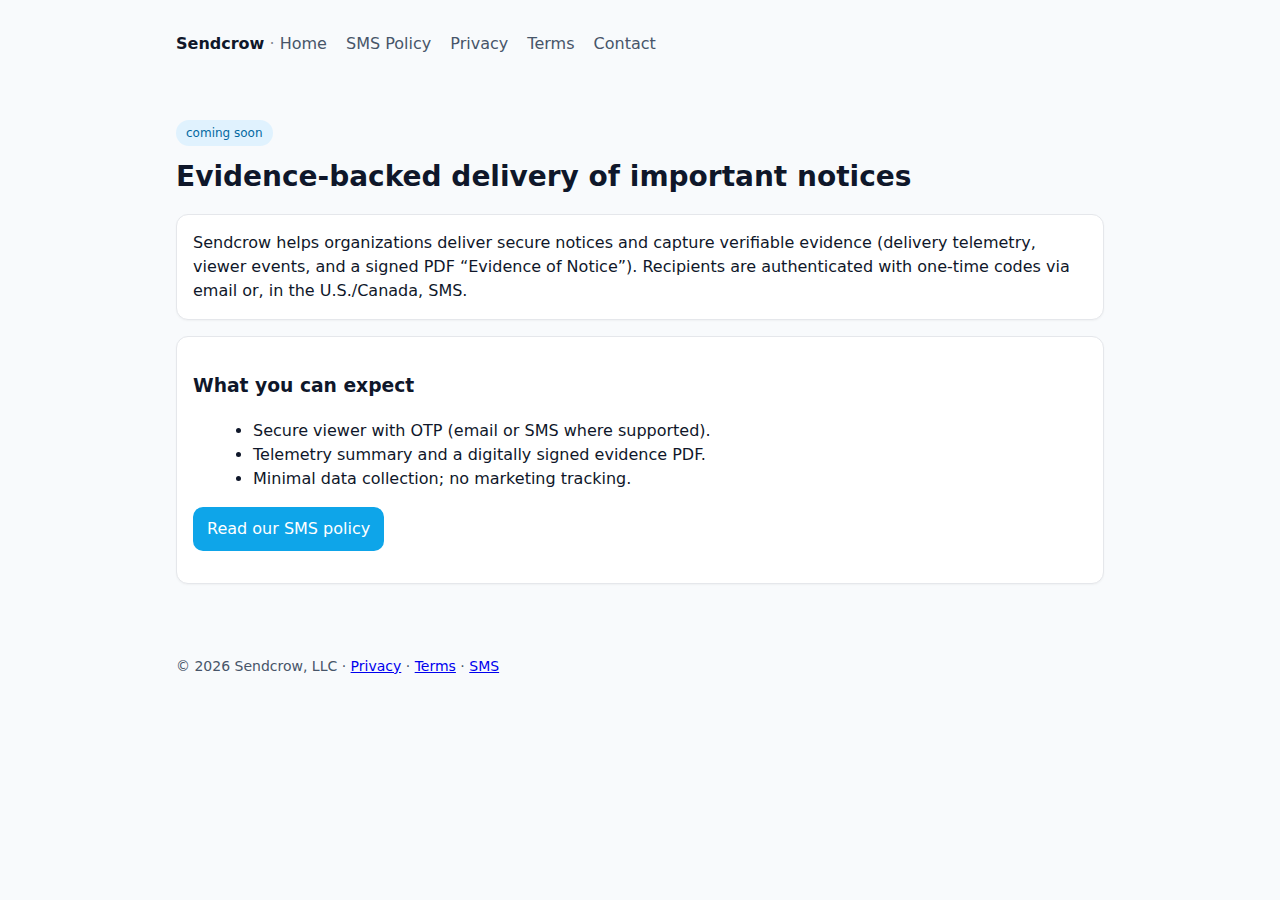
<file: index.html>
<!doctype html>
<html lang="en">
<head>
  <meta charset="utf-8" />
  <meta name="viewport" content="width=device-width,initial-scale=1" />
  <title>Sendcrow — Secure Notice Delivery</title>
  <meta name="description" content="Sendcrow helps you send time-stamped, evidence-backed notices by email and optional SMS OTP.">
  <link rel="icon" href="data:,">
  <style>
    :root{--fg:#0f172a;--muted:#475569;--bg:#f8fafc;--brand:#0ea5e9;}
    *{box-sizing:border-box} body{margin:0;font:16px/1.5 system-ui,-apple-system,Segoe UI,Roboto,Helvetica,Arial,sans-serif;color:var(--fg);background:var(--bg)}
    header{max-width:960px;margin:32px auto 0;padding:0 16px}
    nav a{margin-right:14px;color:var(--muted);text-decoration:none} nav a:hover{color:var(--fg)}
    .hero{max-width:960px;margin:40px auto;padding:24px 16px}
    h1{font-size:28px;margin:0 0 8px} .tag{display:inline-block;background:#e0f2fe;color:#0369a1;border-radius:999px;padding:4px 10px;font-size:12px;margin-bottom:10px}
    .card{background:#fff;border:1px solid #e5e7eb;border-radius:12px;padding:16px;margin-top:16px;box-shadow:0 1px 2px rgba(0,0,0,.04)}
    footer{max-width:960px;margin:48px auto 24px;padding:0 16px;color:var(--muted);font-size:14px}
    a.btn{display:inline-block;background:var(--brand);color:#fff;border-radius:10px;padding:10px 14px;text-decoration:none}
    ul{margin:8px 0 0 20px}
  </style>
</head>
<body>
  <header>
    <nav>
      <strong>Sendcrow</strong>
      <span style="opacity:.5">·</span>
      <a href="index.html">Home</a>
      <a href="sms-policy.html">SMS Policy</a>
      <a href="privacy.html">Privacy</a>
      <a href="terms.html">Terms</a>
      <a href="contact.html">Contact</a>
    </nav>
  </header>

  <main class="hero">
    <span class="tag">coming soon</span>
    <h1>Evidence-backed delivery of important notices</h1>
    <p class="card">
      Sendcrow helps organizations deliver secure notices and capture verifiable evidence
      (delivery telemetry, viewer events, and a signed PDF “Evidence of Notice”). Recipients
      are authenticated with one-time codes via email or, in the U.S./Canada, SMS.
    </p>

    <div class="card">
      <h3>What you can expect</h3>
      <ul>
        <li>Secure viewer with OTP (email or SMS where supported).</li>
        <li>Telemetry summary and a digitally signed evidence PDF.</li>
        <li>Minimal data collection; no marketing tracking.</li>
      </ul>
      <p><a class="btn" href="sms-policy.html">Read our SMS policy</a></p>
    </div>
  </main>

  <footer>
    © <span id="y"></span> Sendcrow, LLC · <a href="privacy.html">Privacy</a> · <a href="terms.html">Terms</a> · <a href="sms-policy.html">SMS</a>
    <script>document.getElementById('y').textContent=new Date().getFullYear()</script>
  </footer>
</body>
</html>
</file>
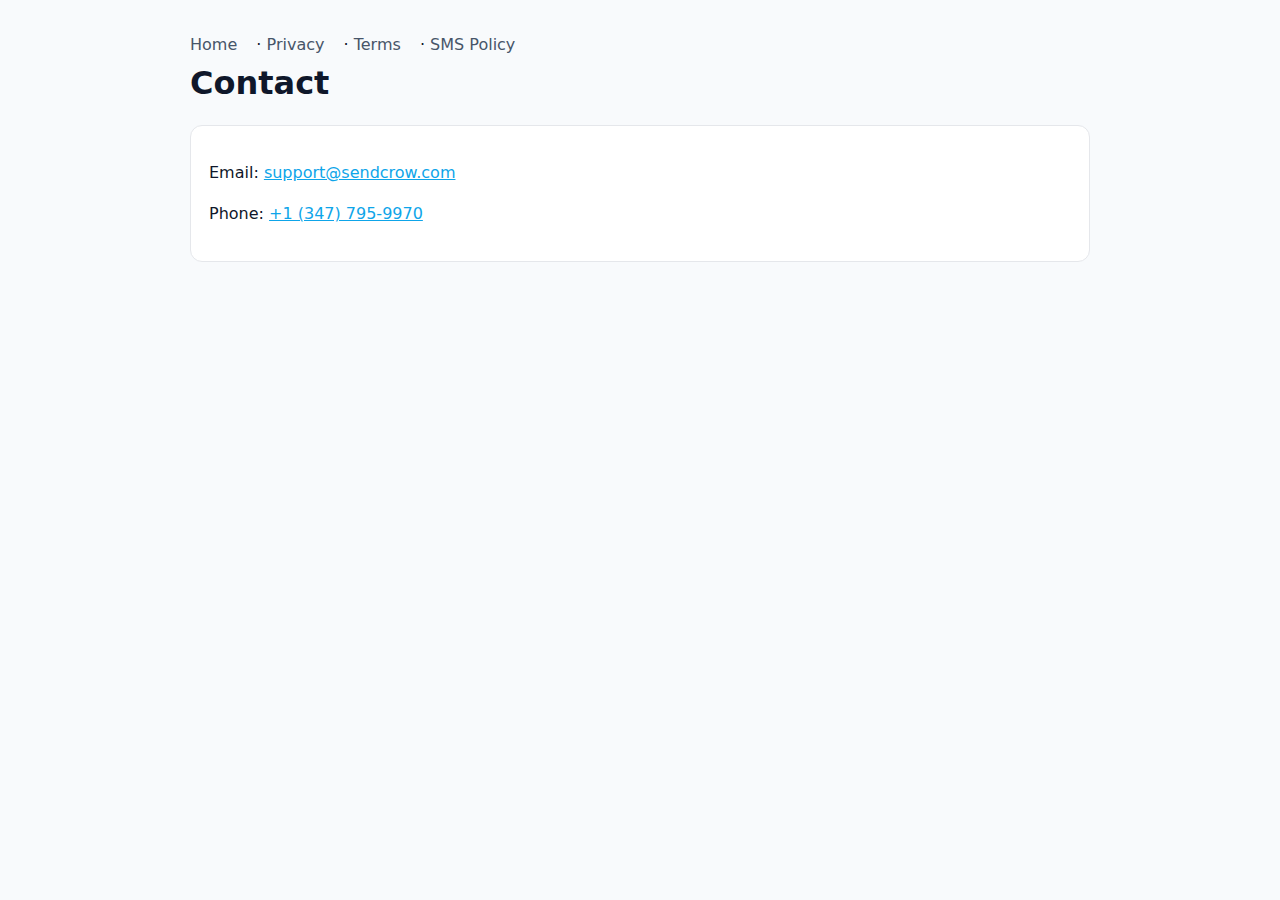
<file: contact.html>
<!doctype html>
<html lang="en">
<head>
<meta charset="utf-8"><meta name="viewport" content="width=device-width,initial-scale=1">
<title>Contact — Sendcrow</title>
<link rel="icon" href="data:,">
<style>
 body{margin:0;font:16px/1.6 system-ui,-apple-system,Segoe UI,Roboto,Helvetica,Arial,sans-serif;background:#f8fafc;color:#0f172a}
 main{max-width:900px;margin:32px auto;padding:0 16px}
 h1{margin:0 0 8px} a{color:#0ea5e9}
 .card{background:#fff;border:1px solid #e5e7eb;border-radius:12px;padding:18px;margin-top:16px}
 nav a{margin-right:14px;color:#475569;text-decoration:none} nav a:hover{color:#0f172a}
</style>
</head>
<body>
<main>
  <nav><a href="index.html">Home</a> · <a href="privacy.html">Privacy</a> · <a href="terms.html">Terms</a> · <a href="sms-policy.html">SMS Policy</a></nav>
  <h1>Contact</h1>
  <div class="card">
    <p>Email: <a href="mailto:support@sendcrow.com">support@sendcrow.com</a></p>
    <p>Phone: <a href="tel:+13477959970">+1 (347) 795-9970</a></p>
    <!-- <p>Mailing address: <em>Registered Agent / Business Address</em></p> -->
  </div>
</main>
</body>
</html>
</file>
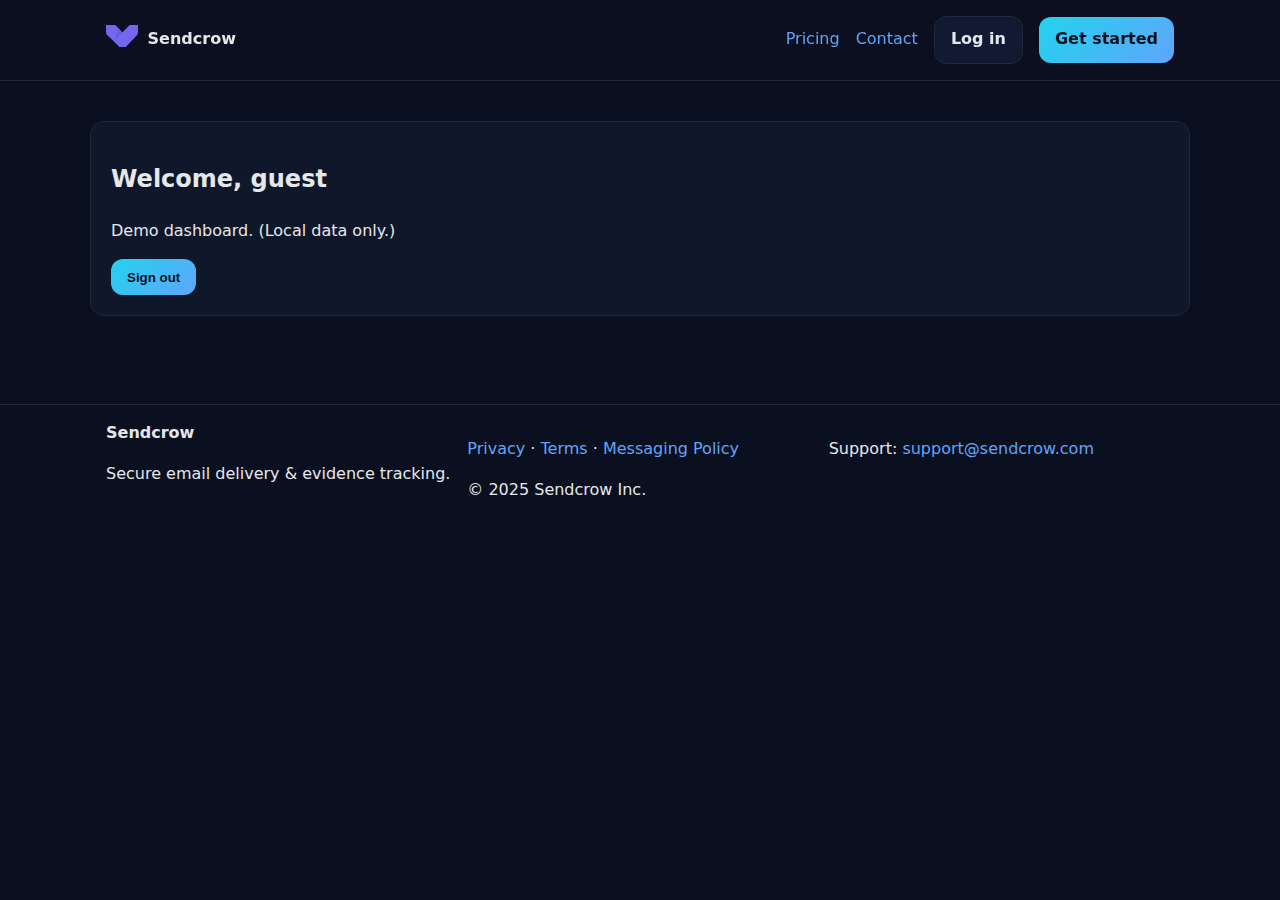
<file: dashboard.html>
<!doctype html><html lang="en"><head>
<meta charset="utf-8"/><meta name="viewport" content="width=device-width, initial-scale=1"/>
<title>Dashboard · Sendcrow</title>
<link rel="stylesheet" href="styles.css"/></head><body>

<nav>
  <div class="container row">
    <div class="brand">
      <span style="color: #7367f0;" class="app-brand-logo demo">
  <span class="text-primary">
    <svg width="32" height="22" viewBox="0 0 32 22" fill="none" xmlns="http://www.w3.org/2000/svg">
      <path fill-rule="evenodd" clip-rule="evenodd" d="M0.00172773 0V6.85398C0.00172773 6.85398 -0.133178 9.01207 1.98092 10.8388L13.6912 21.9964L19.7809 21.9181L18.8042 9.88248L16.4951 7.17289L9.23799 0H0.00172773Z" fill="currentColor"></path>
      <path opacity="0.06" fill-rule="evenodd" clip-rule="evenodd" d="M7.69824 16.4364L12.5199 3.23696L16.5541 7.25596L7.69824 16.4364Z" fill="#161616"></path>
      <path opacity="0.06" fill-rule="evenodd" clip-rule="evenodd" d="M8.07751 15.9175L13.9419 4.63989L16.5849 7.28475L8.07751 15.9175Z" fill="#161616"></path>
      <path fill-rule="evenodd" clip-rule="evenodd" d="M7.77295 16.3566L23.6563 0H32V6.88383C32 6.88383 31.8262 9.17836 30.6591 10.4057L19.7824 22H13.6938L7.77295 16.3566Z" fill="currentColor"></path>
    </svg>
  </span>
</span>
      <a href="index.html" style="color:#e5e7eb;text-decoration:none">Sendcrow</a></div>
    <ul>
      <li><a href="pricing.html">Pricing</a></li>
      <!-- <li><a href="sms.html">SMS Opt-In</a></li> -->
      <li><a href="contact.html">Contact</a></li>
      <li><a href="login.html" class="btn secondary">Log in</a></li>
      <li><a href="signup.html" class="btn">Get started</a></li>
    </ul>
  </div>
</nav>

<section class="container section">
  <div class="card">
    <h2>Welcome, <span id="whoami">guest</span></h2>
    <p class="small muted">Demo dashboard. (Local data only.)</p>
    <button class="btn" id="signout">Sign out</button>
  </div>
</section>

<footer>
  <div class="container">
    <div class="grid cols-3">
      <div>
        <div class="brand"><div class="logo"></div> <strong>Sendcrow</strong></div>
        <p class="small muted">Secure email delivery &amp; evidence tracking.</p>
      </div>
      <div>
        <p><a href="privacy.html">Privacy</a> · <a href="terms.html">Terms</a> · <a href="messaging.html">Messaging Policy</a></p>
        <p class="small muted">© 2025 Sendcrow Inc.</p>
      </div>
      <div>
        <p class="small muted">Support: <a href="mailto:support@sendcrow.com">support@sendcrow.com</a></p>
      </div>
    </div>
  </div>
</footer>

<script src="app.js"></script></body></html>
</file>
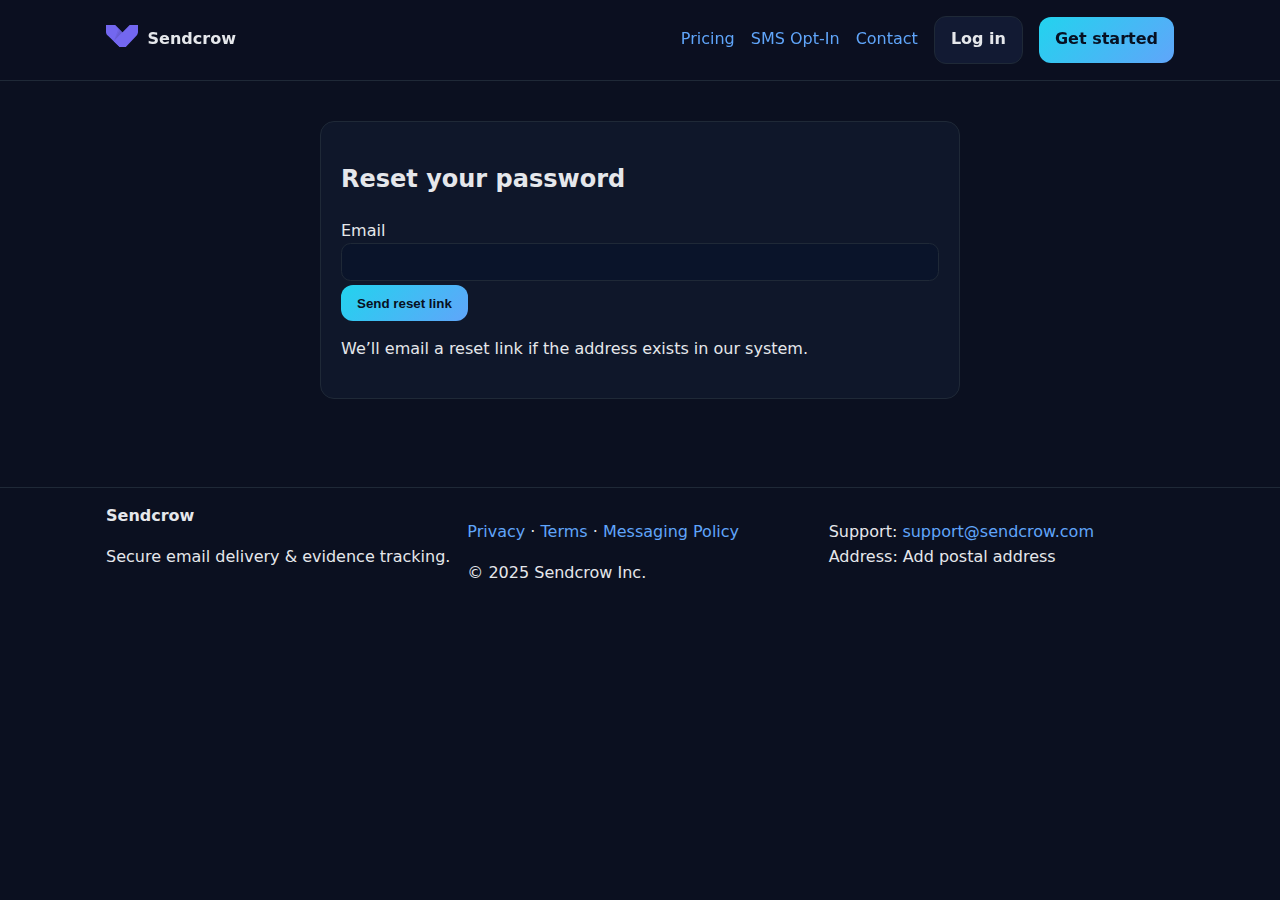
<file: forgot.html>
<!doctype html><html lang="en"><head>
<meta charset="utf-8"/><meta name="viewport" content="width=device-width, initial-scale=1"/>
<title>Forgot password · Sendcrow</title>
<link rel="stylesheet" href="styles.css"/></head><body>

<nav>
  <div class="container row">
    <div class="brand">
      <span style="color: #7367f0;" class="app-brand-logo demo">
  <span class="text-primary">
    <svg width="32" height="22" viewBox="0 0 32 22" fill="none" xmlns="http://www.w3.org/2000/svg">
      <path fill-rule="evenodd" clip-rule="evenodd" d="M0.00172773 0V6.85398C0.00172773 6.85398 -0.133178 9.01207 1.98092 10.8388L13.6912 21.9964L19.7809 21.9181L18.8042 9.88248L16.4951 7.17289L9.23799 0H0.00172773Z" fill="currentColor"></path>
      <path opacity="0.06" fill-rule="evenodd" clip-rule="evenodd" d="M7.69824 16.4364L12.5199 3.23696L16.5541 7.25596L7.69824 16.4364Z" fill="#161616"></path>
      <path opacity="0.06" fill-rule="evenodd" clip-rule="evenodd" d="M8.07751 15.9175L13.9419 4.63989L16.5849 7.28475L8.07751 15.9175Z" fill="#161616"></path>
      <path fill-rule="evenodd" clip-rule="evenodd" d="M7.77295 16.3566L23.6563 0H32V6.88383C32 6.88383 31.8262 9.17836 30.6591 10.4057L19.7824 22H13.6938L7.77295 16.3566Z" fill="currentColor"></path>
    </svg>
  </span>
</span>
      <a href="index.html" style="color:#e5e7eb;text-decoration:none">Sendcrow</a></div>
    <ul>
      <li><a href="pricing.html">Pricing</a></li>
      <li><a href="sms.html">SMS Opt-In</a></li>
      <li><a href="contact.html">Contact</a></li>
      <li><a href="login.html" class="btn secondary">Log in</a></li>
      <li><a href="signup.html" class="btn">Get started</a></li>
    </ul>
  </div>
</nav>

<section class="container section">
  <div class="card" style="max-width:640px;margin:0 auto;">
    <h2>Reset your password</h2>
    <form id="forgotForm">
      <label>Email <input name="email" type="email" required /></label>
      <button class="btn" type="submit">Send reset link</button>
    </form>
    <p class="small muted">We’ll email a reset link if the address exists in our system.</p>
  </div>
</section>

<footer>
  <div class="container">
    <div class="grid cols-3">
      <div>
        <div class="brand"><div class="logo"></div> <strong>Sendcrow</strong></div>
        <p class="small muted">Secure email delivery &amp; evidence tracking.</p>
      </div>
      <div>
        <p><a href="privacy.html">Privacy</a> · <a href="terms.html">Terms</a> · <a href="messaging.html">Messaging Policy</a></p>
        <p class="small muted">© 2025 Sendcrow Inc.</p>
      </div>
      <div>
        <p class="small muted">Support: <a href="mailto:support@sendcrow.com">support@sendcrow.com</a><br/>Address: <span class="hl">Add postal address</span></p>
      </div>
    </div>
  </div>
</footer>

<script src="app.js"></script></body></html>
</file>
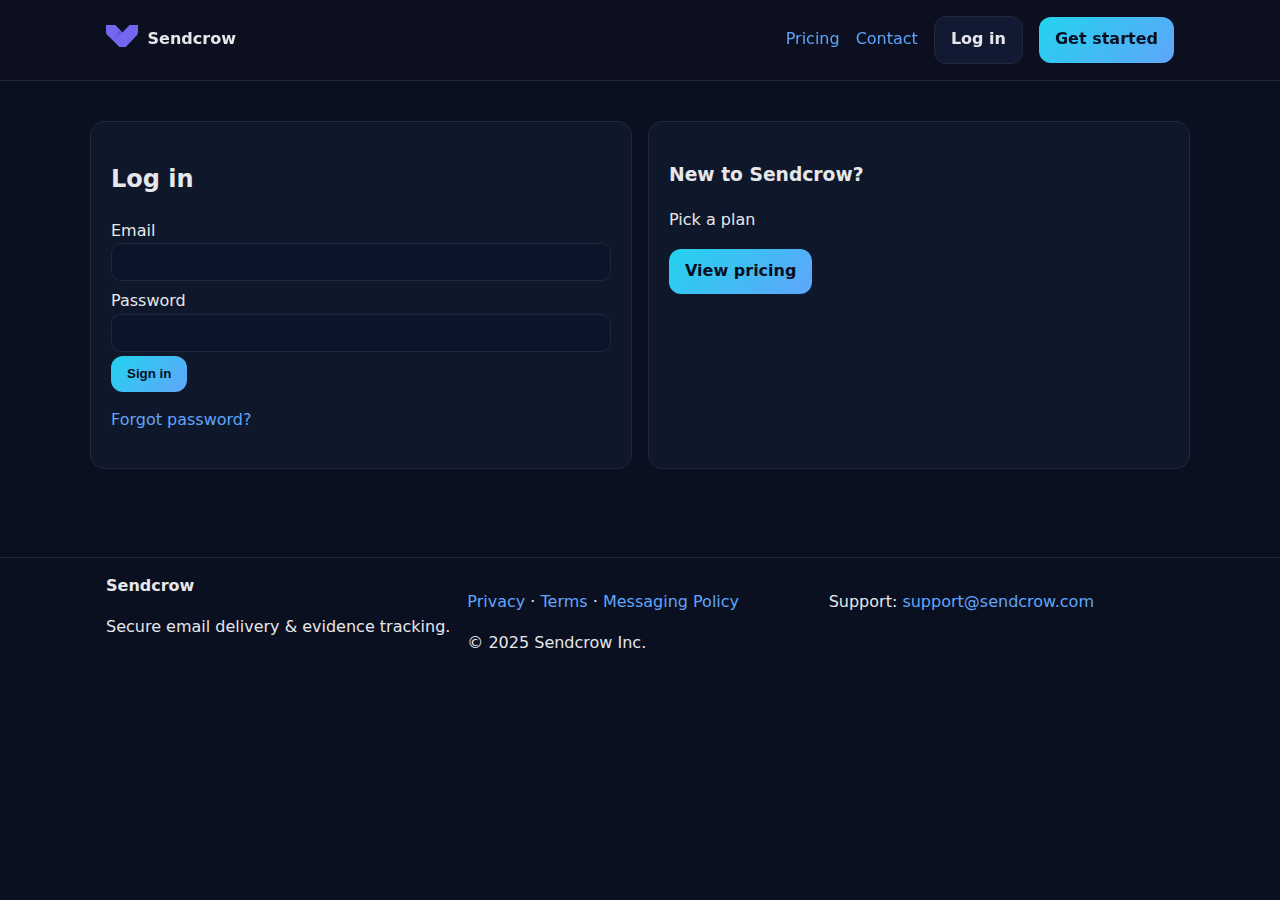
<file: login.html>
<!doctype html><html lang="en"><head>
<meta charset="utf-8"/><meta name="viewport" content="width=device-width, initial-scale=1"/>
<title>Log in · Sendcrow</title>
<link rel="stylesheet" href="styles.css"/></head><body>

<nav>
  <div class="container row">
    <div class="brand">
      <span style="color: #7367f0;" class="app-brand-logo demo">
  <span class="text-primary">
    <svg width="32" height="22" viewBox="0 0 32 22" fill="none" xmlns="http://www.w3.org/2000/svg">
      <path fill-rule="evenodd" clip-rule="evenodd" d="M0.00172773 0V6.85398C0.00172773 6.85398 -0.133178 9.01207 1.98092 10.8388L13.6912 21.9964L19.7809 21.9181L18.8042 9.88248L16.4951 7.17289L9.23799 0H0.00172773Z" fill="currentColor"></path>
      <path opacity="0.06" fill-rule="evenodd" clip-rule="evenodd" d="M7.69824 16.4364L12.5199 3.23696L16.5541 7.25596L7.69824 16.4364Z" fill="#161616"></path>
      <path opacity="0.06" fill-rule="evenodd" clip-rule="evenodd" d="M8.07751 15.9175L13.9419 4.63989L16.5849 7.28475L8.07751 15.9175Z" fill="#161616"></path>
      <path fill-rule="evenodd" clip-rule="evenodd" d="M7.77295 16.3566L23.6563 0H32V6.88383C32 6.88383 31.8262 9.17836 30.6591 10.4057L19.7824 22H13.6938L7.77295 16.3566Z" fill="currentColor"></path>
    </svg>
  </span>
</span>
      <a href="index.html" style="color:#e5e7eb;text-decoration:none">Sendcrow</a></div>
    <ul>
      <li><a href="pricing.html">Pricing</a></li>
      <!-- <li><a href="sms.html">SMS Opt-In</a></li> -->
      <li><a href="contact.html">Contact</a></li>
      <li><a href="login.html" class="btn secondary">Log in</a></li>
      <li><a href="signup.html" class="btn">Get started</a></li>
    </ul>
  </div>
</nav>

<section class="container section">
  <div class="grid cols-2">
    <div class="card">
      <h2>Log in</h2>
      <form id="loginForm">
        <label>Email <input name="email" type="email" required /></label>
        <label>Password <input name="password" type="password" required /></label>
        <button class="btn" type="submit">Sign in</button>
        <p class="small muted"><a href="forgot.html">Forgot password?</a></p>
      </form>
    </div>
    <div class="card"><h3>New to Sendcrow?</h3><p>Pick a plan</p><a class="btn" href="pricing.html">View pricing</a></div>
  </div>
</section>

<footer>
  <div class="container">
    <div class="grid cols-3">
      <div>
        <div class="brand"><div class="logo"></div> <strong>Sendcrow</strong></div>
        <p class="small muted">Secure email delivery &amp; evidence tracking.</p>
      </div>
      <div>
        <p><a href="privacy.html">Privacy</a> · <a href="terms.html">Terms</a> · <a href="messaging.html">Messaging Policy</a></p>
        <p class="small muted">© 2025 Sendcrow Inc.</p>
      </div>
      <div>
        <p class="small muted">Support: <a href="mailto:support@sendcrow.com">support@sendcrow.com</a></p>
      </div>
    </div>
  </div>
</footer>

<script src="app.js"></script></body></html>
</file>
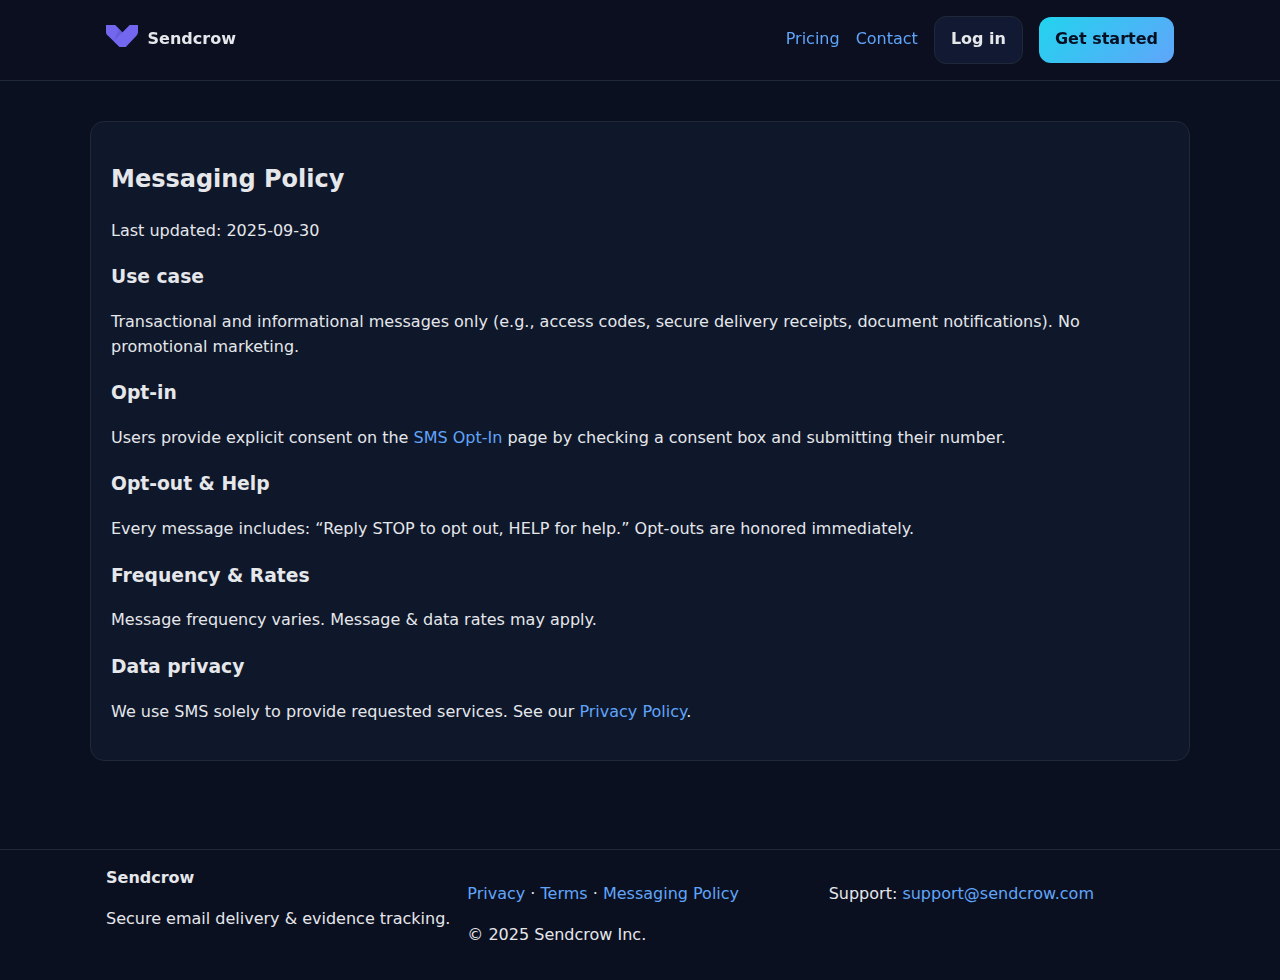
<file: messaging.html>
<!doctype html><html lang="en"><head>
<meta charset="utf-8"/><meta name="viewport" content="width=device-width, initial-scale=1"/>
<title>Messaging Policy · Sendcrow</title>
<link rel="stylesheet" href="styles.css"/></head><body>

<nav>
  <div class="container row">
    <div class="brand">
      <span style="color: #7367f0;" class="app-brand-logo demo">
  <span class="text-primary">
    <svg width="32" height="22" viewBox="0 0 32 22" fill="none" xmlns="http://www.w3.org/2000/svg">
      <path fill-rule="evenodd" clip-rule="evenodd" d="M0.00172773 0V6.85398C0.00172773 6.85398 -0.133178 9.01207 1.98092 10.8388L13.6912 21.9964L19.7809 21.9181L18.8042 9.88248L16.4951 7.17289L9.23799 0H0.00172773Z" fill="currentColor"></path>
      <path opacity="0.06" fill-rule="evenodd" clip-rule="evenodd" d="M7.69824 16.4364L12.5199 3.23696L16.5541 7.25596L7.69824 16.4364Z" fill="#161616"></path>
      <path opacity="0.06" fill-rule="evenodd" clip-rule="evenodd" d="M8.07751 15.9175L13.9419 4.63989L16.5849 7.28475L8.07751 15.9175Z" fill="#161616"></path>
      <path fill-rule="evenodd" clip-rule="evenodd" d="M7.77295 16.3566L23.6563 0H32V6.88383C32 6.88383 31.8262 9.17836 30.6591 10.4057L19.7824 22H13.6938L7.77295 16.3566Z" fill="currentColor"></path>
    </svg>
  </span>
</span>
      <a href="index.html" style="color:#e5e7eb;text-decoration:none">Sendcrow</a></div>
    <ul>
      <li><a href="pricing.html">Pricing</a></li>
      <!-- <li><a href="sms.html">SMS Opt-In</a></li> -->
      <li><a href="contact.html">Contact</a></li>
      <li><a href="login.html" class="btn secondary">Log in</a></li>
      <li><a href="signup.html" class="btn">Get started</a></li>
    </ul>
  </div>
</nav>

<section class="container section">
  <div class="card">
    <h2>Messaging Policy</h2>
    <p class="small muted">Last updated: 2025-09-30</p>
    <h3>Use case</h3><p>Transactional and informational messages only (e.g., access codes, secure delivery receipts, document notifications). No promotional marketing.</p>
    <h3>Opt-in</h3><p>Users provide explicit consent on the <a href="sms.html">SMS Opt-In</a> page by checking a consent box and submitting their number.</p>
    <h3>Opt-out & Help</h3><p>Every message includes: “Reply STOP to opt out, HELP for help.” Opt-outs are honored immediately.</p>
    <h3>Frequency & Rates</h3><p>Message frequency varies. Message &amp; data rates may apply.</p>
    <h3>Data privacy</h3><p>We use SMS solely to provide requested services. See our <a href="privacy.html">Privacy Policy</a>.</p>
  </div>
</section>

<footer>
  <div class="container">
    <div class="grid cols-3">
      <div>
        <div class="brand"><div class="logo"></div> <strong>Sendcrow</strong></div>
        <p class="small muted">Secure email delivery &amp; evidence tracking.</p>
      </div>
      <div>
        <p><a href="privacy.html">Privacy</a> · <a href="terms.html">Terms</a> · <a href="messaging.html">Messaging Policy</a></p>
        <p class="small muted">© 2025 Sendcrow Inc.</p>
      </div>
      <div>
        <p class="small muted">Support: <a href="mailto:support@sendcrow.com">support@sendcrow.com</a></p>
      </div>
    </div>
  </div>
</footer>

<script src="app.js"></script></body></html>
</file>
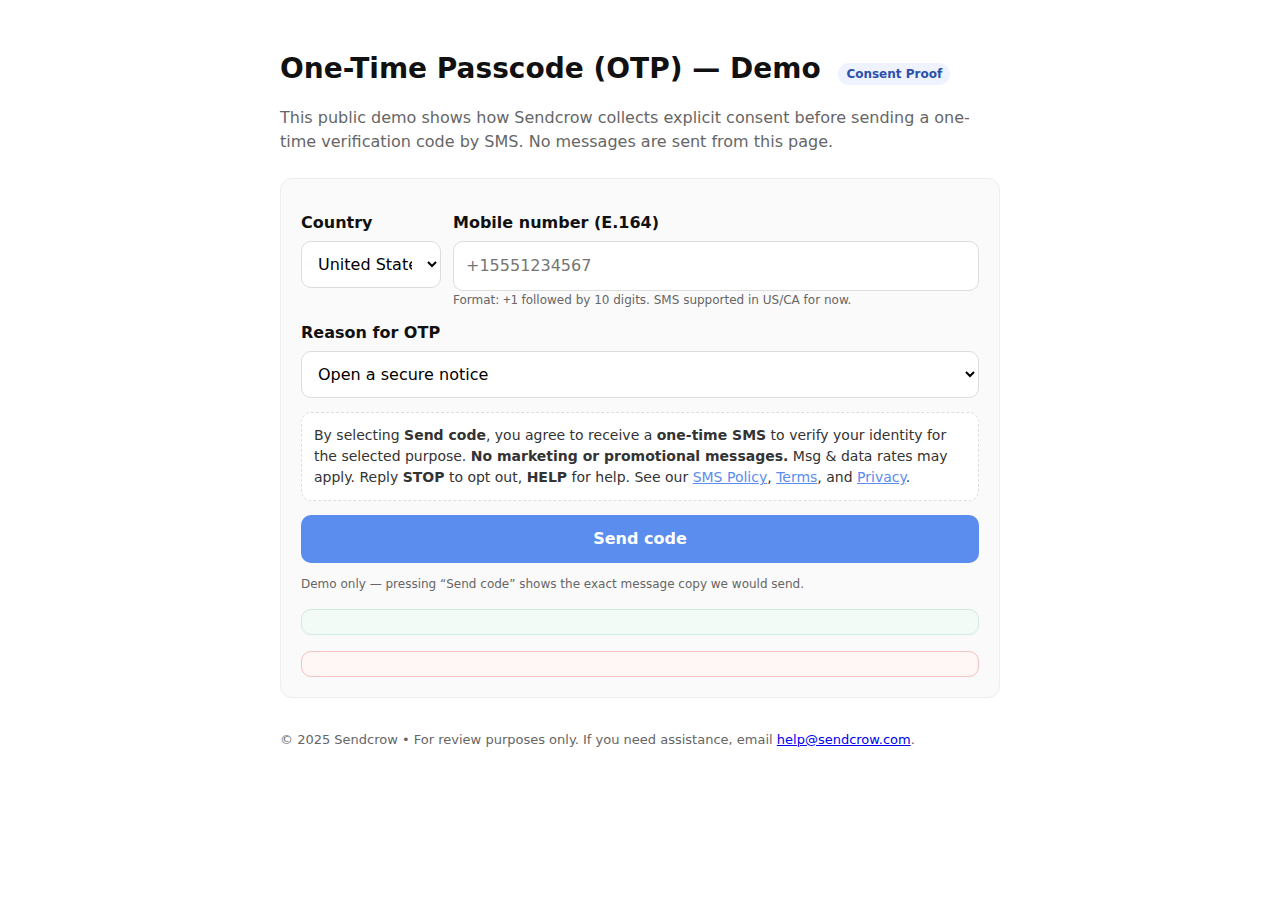
<file: otp-demo.html>
<!doctype html>
<html lang="en">
<head>
  <meta charset="utf-8" />
  <title>Sendcrow — OTP Demo (Consent)</title>
  <meta name="viewport" content="width=device-width, initial-scale=1" />
  <meta name="robots" content="noindex" />
  <style>
    :root { --fg:#111; --muted:#666; --bg:#fff; --accent:#5b8def; --ok:#0a7; --err:#d33; }
    html,body { margin:0; padding:0; background:var(--bg); color:var(--fg); font:16px/1.5 system-ui, -apple-system, Segoe UI, Roboto, Helvetica, Arial, sans-serif; }
    .wrap { max-width:720px; margin:48px auto; padding:0 20px; }
    h1 { margin:0 0 8px; font-size:28px; }
    .sub { color:var(--muted); margin-bottom:24px; }
    form { background:#fafafa; border:1px solid #eee; border-radius:12px; padding:20px; }
    label { display:block; font-weight:600; margin:12px 0 6px; }
    input, select, button, textarea {
      font:inherit; width:100%; box-sizing:border-box;
      padding:12px; border:1px solid #ddd; border-radius:10px; background:#fff;
    }
    .row { display:grid; grid-template-columns:140px 1fr; gap:12px; }
    .disclosure {
      margin-top:14px; font-size:14px; color:#333; background:#fff; border:1px dashed #ddd;
      padding:12px; border-radius:10px;
    }
    .disclosure a { color:var(--accent); }
    .small { font-size:12px; color:var(--muted); }
    .btn {
      margin-top:14px; background:var(--accent); color:#fff; border:none; cursor:pointer; font-weight:700;
    }
    .btn:hover { filter:brightness(0.95); }
    .note { margin-top:12px; color:var(--muted); }
    .alert { margin-top:16px; padding:12px 14px; border-radius:10px; display:none; }
    .alert.ok { display:block; border:1px solid #cfeadf; background:#f3fbf7; color:#0a5138; }
    .alert.err { display:block; border:1px solid #f3c2c2; background:#fff6f6; color:#6c1b1b; }
    .sample { margin-top:16px; background:#fff; border:1px solid #eee; border-radius:10px; padding:12px; }
    code { font-family: ui-monospace, SFMono-Regular, Menlo, Consolas, monospace; }
    footer { margin-top:32px; font-size:13px; color:var(--muted); }
    .badge { display:inline-block; padding:2px 8px; font-size:12px; border-radius:999px; background:#eef3ff; color:#2d50aa; margin-left:8px; }
  </style>
</head>
<body>
  <div class="wrap">
    <h1>One-Time Passcode (OTP) — Demo <span class="badge">Consent Proof</span></h1>
    <p class="sub">This public demo shows how Sendcrow collects explicit consent before sending a one-time verification code by SMS. No messages are sent from this page.</p>

    <form id="otpDemo" novalidate>
      <div class="row">
        <div>
          <label for="country">Country</label>
          <select id="country" name="country" aria-label="Country">
            <option value="US">United States (+1)</option>
            <option value="CA">Canada (+1)</option>
          </select>
        </div>
        <div>
          <label for="phone">Mobile number (E.164)</label>
          <input id="phone" name="phone" inputmode="tel" autocomplete="tel"
                 placeholder="+15551234567" aria-describedby="phoneHelp" required />
          <div id="phoneHelp" class="small">Format: <code>+1</code> followed by 10 digits. SMS supported in US/CA for now.</div>
        </div>
      </div>

      <label for="purpose">Reason for OTP</label>
      <select id="purpose" name="purpose">
        <option>Open a secure notice</option>
        <option>Access a shared document</option>
        <option>Verify account sign-in</option>
      </select>

      <div class="disclosure" id="disclosure">
        By selecting <strong>Send code</strong>, you agree to receive a <strong>one-time SMS</strong> to verify your identity for the selected purpose.
        <strong>No marketing or promotional messages.</strong> Msg &amp; data rates may apply. Reply <strong>STOP</strong> to opt out, <strong>HELP</strong> for help.
        See our <a href="sms-policy.html">SMS Policy</a>, <a href="terms.html">Terms</a>, and <a href="privacy.html">Privacy</a>.
      </div>

      <button class="btn" type="submit">Send code</button>
      <div class="note small">Demo only — pressing “Send code” shows the exact message copy we would send.</div>

      <div id="ok" class="alert ok" role="status" aria-live="polite"></div>
      <div id="err" class="alert err" role="alert"></div>

      <div class="sample" id="sample" hidden>
        <strong>Sample SMS:</strong>
        <div id="smsPreview"><code>Sendcrow: Your verification code is 000000. Reply STOP to opt out, HELP for help. Msg&Data rates may apply.</code></div>
        <div class="small" style="margin-top:6px;">Twilio reviewers: this is demonstration copy only. In production, the 6-digit code is random and expires quickly.</div>
      </div>
    </form>

    <footer>
      © 2025 Sendcrow • For review purposes only. If you need assistance, email <a href="mailto:help@sendcrow.com">help@sendcrow.com</a>.
    </footer>
  </div>

  <script>
    (function () {
      const form = document.getElementById('otpDemo');
      const ok = document.getElementById('ok');
      const err = document.getElementById('err');
      const sample = document.getElementById('sample');
      const smsPreview = document.getElementById('smsPreview');

      function validE164US(num) {
        return /^\+1\d{10}$/.test(num.trim());
      }

      function sixDigits() {
        return ('' + Math.floor(100000 + Math.random() * 900000));
      }

      form.addEventListener('submit', function (e) {
        e.preventDefault();
        ok.style.display = 'none';
        err.style.display = 'none';
        sample.hidden = true;

        const phone = document.getElementById('phone').value.trim();
        const country = document.getElementById('country').value;
        const reason = document.getElementById('purpose').value;

        // Validate US/CA format (+1XXXXXXXXXX)
        if (!validE164US(phone)) {
          err.textContent = 'Please enter a valid US/Canada mobile number in E.164 format, e.g., +15551234567.';
          err.style.display = 'block';
          return;
        }

        // “Record” consent (demo)
        const code = sixDigits();
        const sms = `Sendcrow: Your verification code is ${code}. Reply STOP to opt out, HELP for help. Msg&Data rates may apply.`;
        smsPreview.innerHTML = `<code>${sms}</code>`;

        ok.innerHTML = `Thanks! We recorded your consent to receive a one-time SMS for “${reason}” at <strong>${phone}</strong> (country: ${country}).<br/>This page is a demo — no SMS was sent.`;
        ok.style.display = 'block';
        sample.hidden = false;
        form.querySelector('button').blur();
      });
    }());
  </script>

  <noscript>
    <div class="wrap"><p><strong>JavaScript is required</strong> to display the demo consent flow.</p></div>
  </noscript>
</body>
</html>
</file>
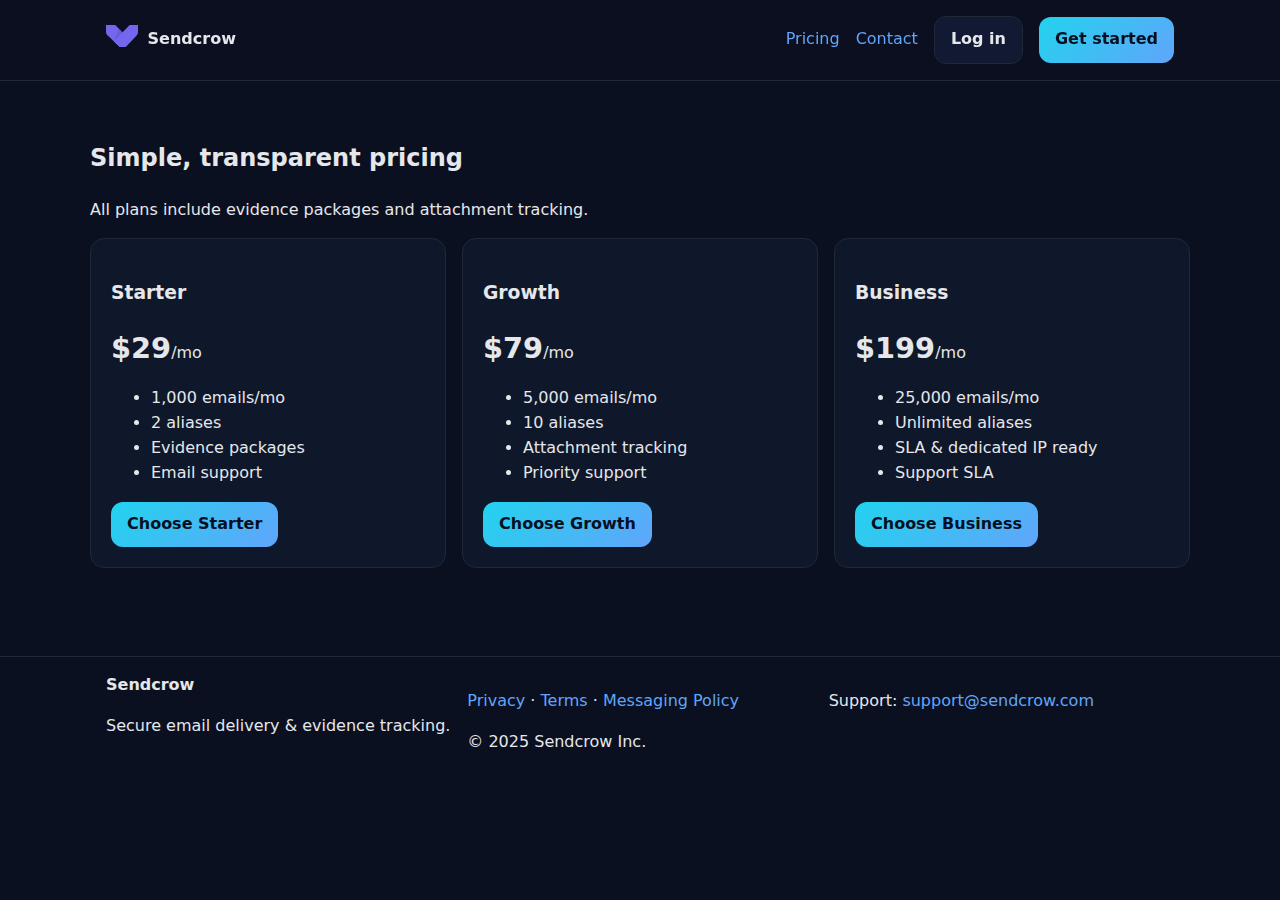
<file: pricing.html>
<!doctype html><html lang="en"><head>
<meta charset="utf-8"/><meta name="viewport" content="width=device-width, initial-scale=1"/>
<title>Pricing · Sendcrow</title>
<link rel="stylesheet" href="styles.css"/></head><body>

<nav>
  <div class="container row">
    <div class="brand">
      <span style="color: #7367f0;" class="app-brand-logo demo">
  <span class="text-primary">
    <svg width="32" height="22" viewBox="0 0 32 22" fill="none" xmlns="http://www.w3.org/2000/svg">
      <path fill-rule="evenodd" clip-rule="evenodd" d="M0.00172773 0V6.85398C0.00172773 6.85398 -0.133178 9.01207 1.98092 10.8388L13.6912 21.9964L19.7809 21.9181L18.8042 9.88248L16.4951 7.17289L9.23799 0H0.00172773Z" fill="currentColor"></path>
      <path opacity="0.06" fill-rule="evenodd" clip-rule="evenodd" d="M7.69824 16.4364L12.5199 3.23696L16.5541 7.25596L7.69824 16.4364Z" fill="#161616"></path>
      <path opacity="0.06" fill-rule="evenodd" clip-rule="evenodd" d="M8.07751 15.9175L13.9419 4.63989L16.5849 7.28475L8.07751 15.9175Z" fill="#161616"></path>
      <path fill-rule="evenodd" clip-rule="evenodd" d="M7.77295 16.3566L23.6563 0H32V6.88383C32 6.88383 31.8262 9.17836 30.6591 10.4057L19.7824 22H13.6938L7.77295 16.3566Z" fill="currentColor"></path>
    </svg>
  </span>
</span>
      <a href="index.html" style="color:#e5e7eb;text-decoration:none">Sendcrow</a></div>
    <ul>
      <li><a href="pricing.html">Pricing</a></li>
      <!-- <li><a href="sms.html">SMS Opt-In</a></li> -->
      <li><a href="contact.html">Contact</a></li>
      <li><a href="login.html" class="btn secondary">Log in</a></li>
      <li><a href="signup.html" class="btn">Get started</a></li>
    </ul>
  </div>
</nav>

<section class="container section">
  <h2>Simple, transparent pricing</h2>
  <p class="small muted">All plans include evidence packages and attachment tracking.</p>
  <div class="grid cols-3" style="margin-top:1rem">
    <div class="card">
      <h3>Starter</h3><p><strong style="font-size:1.8rem">$29</strong>/mo</p>
      <ul><li>1,000 emails/mo</li><li>2 aliases</li><li>Evidence packages</li><li>Email support</li></ul>
      <a class="btn js-plan" data-plan="Starter" href="signup.html">Choose Starter</a>
    </div>
    <div class="card">
      <h3>Growth</h3><p><strong style="font-size:1.8rem">$79</strong>/mo</p>
      <ul><li>5,000 emails/mo</li><li>10 aliases</li><li>Attachment tracking</li><li>Priority support</li></ul>
      <a class="btn js-plan" data-plan="Growth" href="signup.html">Choose Growth</a>
    </div>
    <div class="card">
      <h3>Business</h3><p><strong style="font-size:1.8rem">$199</strong>/mo</p>
      <ul><li>25,000 emails/mo</li><li>Unlimited aliases</li><li>SLA & dedicated IP ready</li><li>Support SLA</li></ul>
      <a class="btn js-plan" data-plan="Business" href="signup.html">Choose Business</a>
    </div>
  </div>
</section>

<footer>
  <div class="container">
    <div class="grid cols-3">
      <div>
        <div class="brand"><div class="logo"></div> <strong>Sendcrow</strong></div>
        <p class="small muted">Secure email delivery &amp; evidence tracking.</p>
      </div>
      <div>
        <p><a href="privacy.html">Privacy</a> · <a href="terms.html">Terms</a> · <a href="messaging.html">Messaging Policy</a></p>
        <p class="small muted">© 2025 Sendcrow Inc.</p>
      </div>
      <div>
        <p class="small muted">Support: <a href="mailto:support@sendcrow.com">support@sendcrow.com</a></p>
      </div>
    </div>
  </div>
</footer>

<script src="app.js"></script></body></html>
</file>
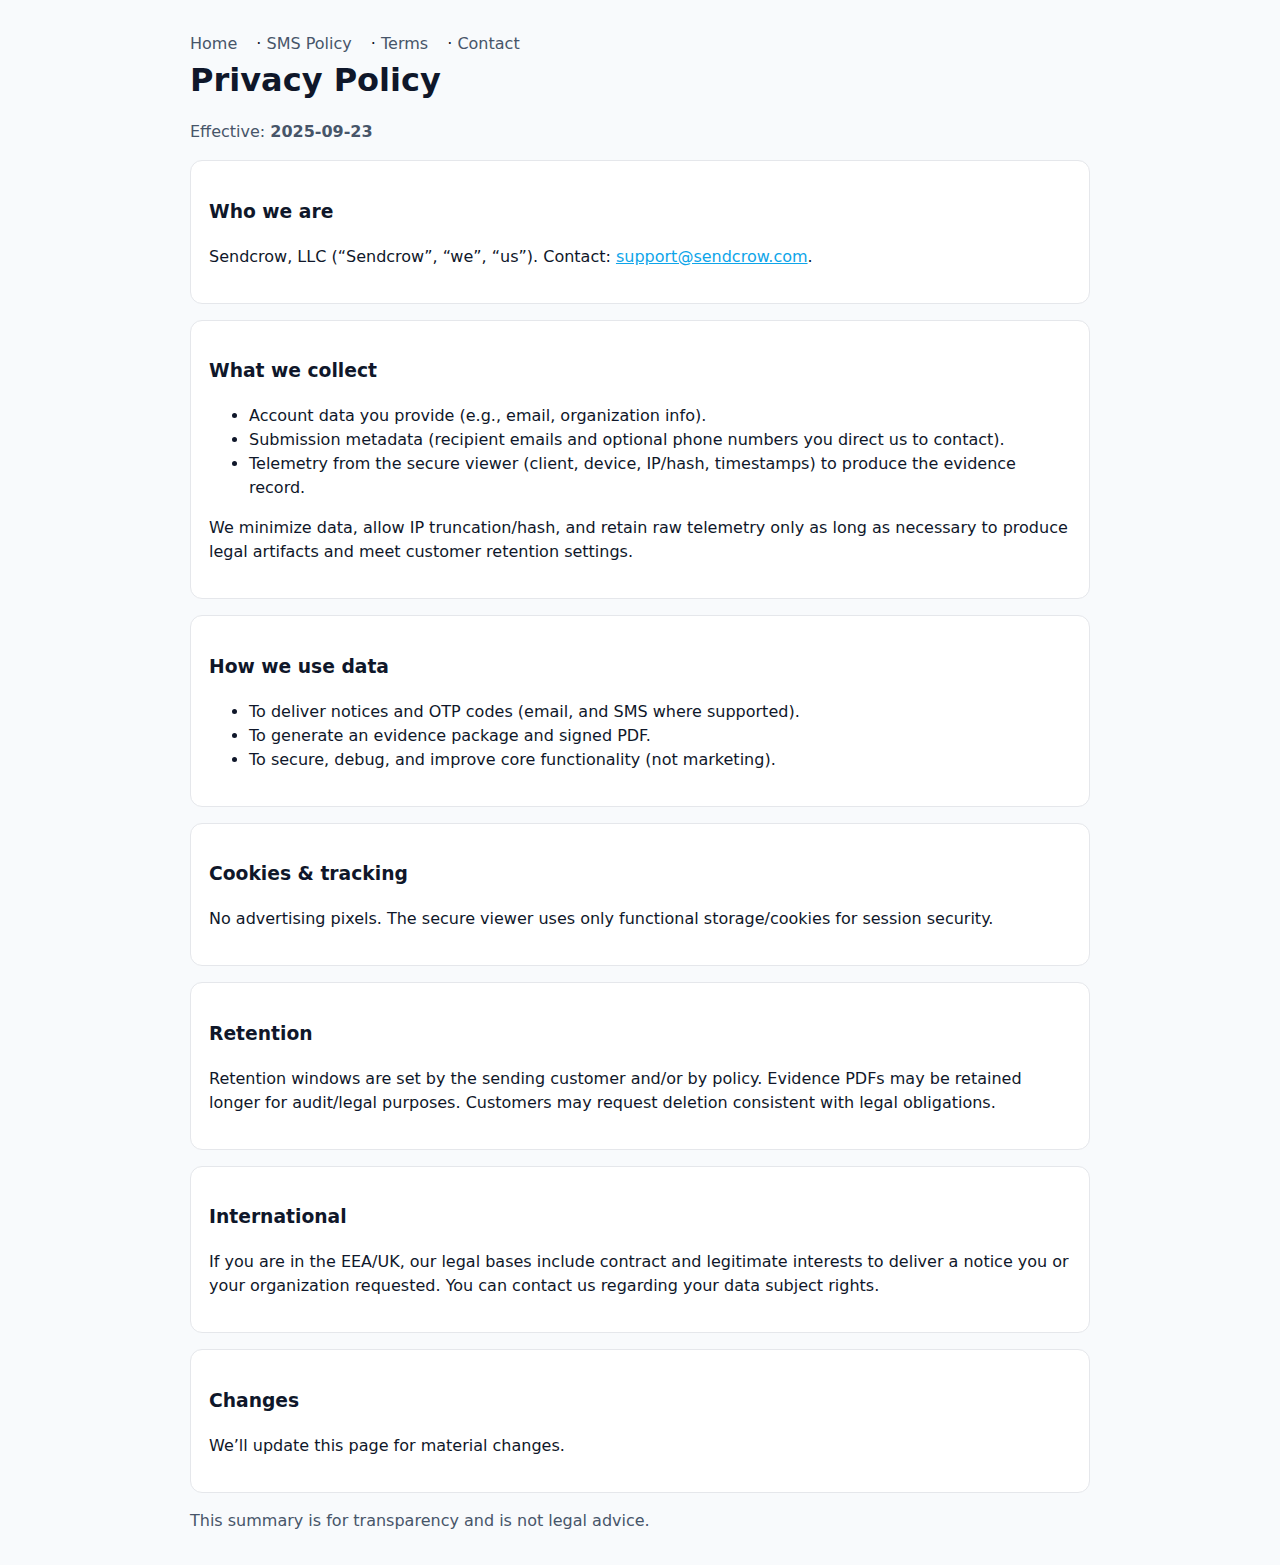
<file: privacy.html>
<!doctype html>
<html lang="en">
<head>
<meta charset="utf-8"><meta name="viewport" content="width=device-width,initial-scale=1">
<title>Privacy Policy — Sendcrow</title>
<link rel="icon" href="data:,">
<style>
 body{margin:0;font:16px/1.5 system-ui,-apple-system,Segoe UI,Roboto,Helvetica,Arial,sans-serif;background:#f8fafc;color:#0f172a}
 main{max-width:900px;margin:32px auto;padding:0 16px}
 h1{margin:0 0 8px} .muted{color:#475569} a{color:#0ea5e9}
 .card{background:#fff;border:1px solid #e5e7eb;border-radius:12px;padding:18px;margin-top:16px}
 nav a{margin-right:14px;color:#475569;text-decoration:none} nav a:hover{color:#0f172a}
</style>
</head>
<body>
<main>
  <nav><a href="index.html">Home</a> · <a href="sms-policy.html">SMS Policy</a> · <a href="terms.html">Terms</a> · <a href="contact.html">Contact</a></nav>
  <h1>Privacy Policy</h1>
  <p class="muted">Effective: <strong>2025-09-23</strong></p>

  <div class="card">
    <h3>Who we are</h3>
    <p>Sendcrow, LLC (“Sendcrow”, “we”, “us”). Contact: <a href="mailto:support@sendcrow.com">support@sendcrow.com</a>.</p>
  </div>

  <div class="card">
    <h3>What we collect</h3>
    <ul>
      <li>Account data you provide (e.g., email, organization info).</li>
      <li>Submission metadata (recipient emails and optional phone numbers you direct us to contact).</li>
      <li>Telemetry from the secure viewer (client, device, IP/hash, timestamps) to produce the evidence record.</li>
    </ul>
    <p>We minimize data, allow IP truncation/hash, and retain raw telemetry only as long as necessary to produce legal artifacts and meet customer retention settings.</p>
  </div>

  <div class="card">
    <h3>How we use data</h3>
    <ul>
      <li>To deliver notices and OTP codes (email, and SMS where supported).</li>
      <li>To generate an evidence package and signed PDF.</li>
      <li>To secure, debug, and improve core functionality (not marketing).</li>
    </ul>
  </div>

  <div class="card">
    <h3>Cookies & tracking</h3>
    <p>No advertising pixels. The secure viewer uses only functional storage/cookies for session security.</p>
  </div>

  <div class="card">
    <h3>Retention</h3>
    <p>Retention windows are set by the sending customer and/or by policy. Evidence PDFs may be retained longer for audit/legal purposes. Customers may request deletion consistent with legal obligations.</p>
  </div>

  <div class="card">
    <h3>International</h3>
    <p>If you are in the EEA/UK, our legal bases include contract and legitimate interests to deliver a notice you or your organization requested. You can contact us regarding your data subject rights.</p>
  </div>

  <div class="card">
    <h3>Changes</h3>
    <p>We’ll update this page for material changes.</p>
  </div>

  <p class="muted">This summary is for transparency and is not legal advice.</p>
</main>
</body>
</html>
</file>
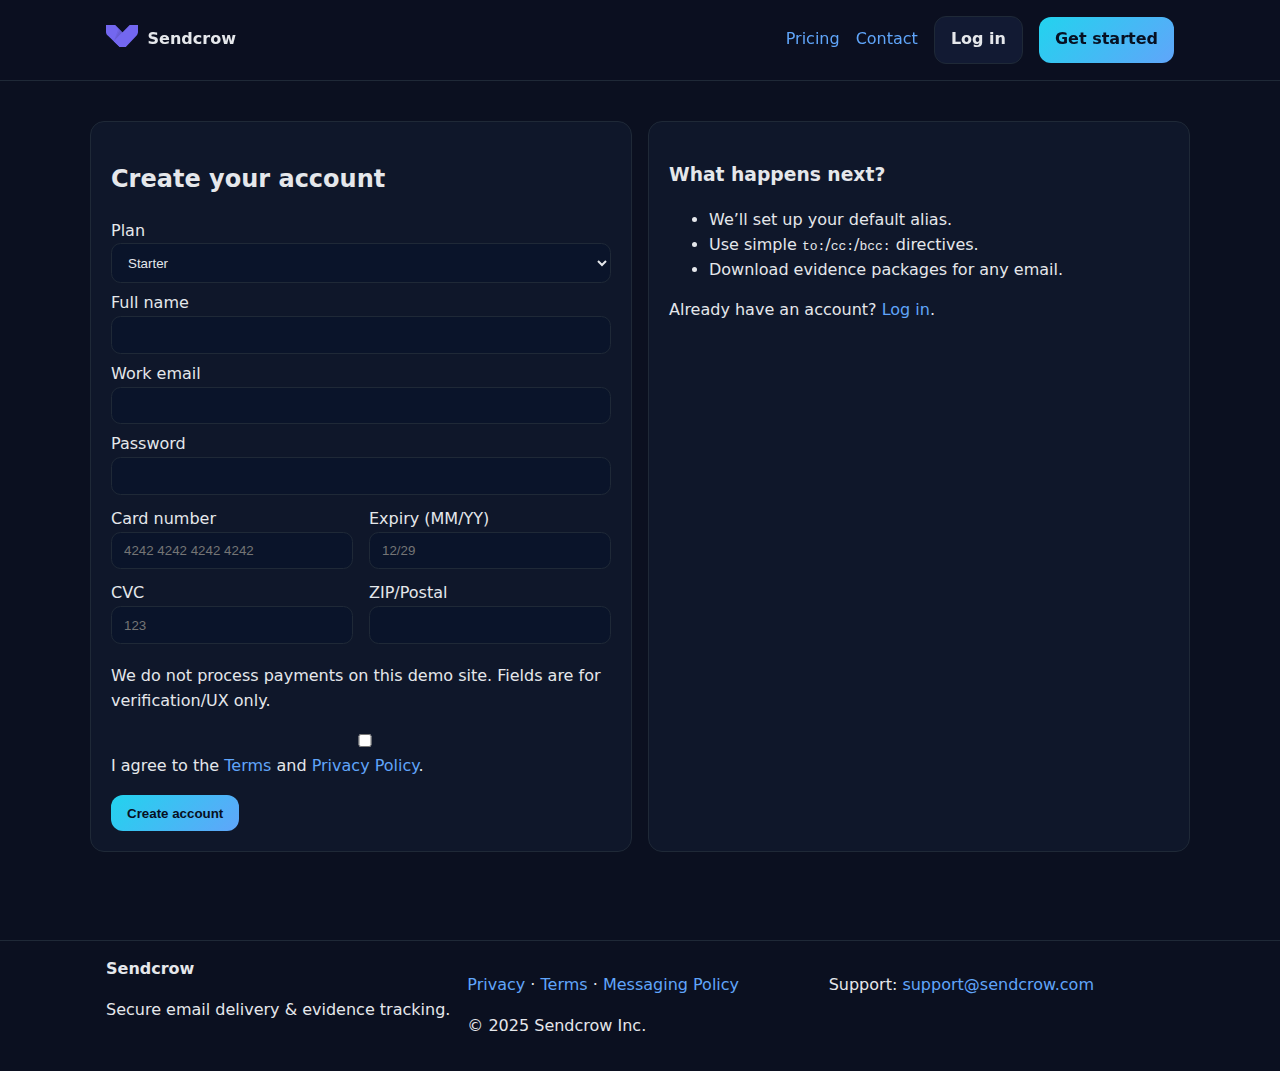
<file: signup.html>
<!doctype html><html lang="en"><head>
<meta charset="utf-8"/><meta name="viewport" content="width=device-width, initial-scale=1"/>
<title>Sign up · Sendcrow</title>
<link rel="stylesheet" href="styles.css"/></head><body>

<nav>
  <div class="container row">
    <div class="brand">
      <span style="color: #7367f0;" class="app-brand-logo demo">
  <span class="text-primary">
    <svg width="32" height="22" viewBox="0 0 32 22" fill="none" xmlns="http://www.w3.org/2000/svg">
      <path fill-rule="evenodd" clip-rule="evenodd" d="M0.00172773 0V6.85398C0.00172773 6.85398 -0.133178 9.01207 1.98092 10.8388L13.6912 21.9964L19.7809 21.9181L18.8042 9.88248L16.4951 7.17289L9.23799 0H0.00172773Z" fill="currentColor"></path>
      <path opacity="0.06" fill-rule="evenodd" clip-rule="evenodd" d="M7.69824 16.4364L12.5199 3.23696L16.5541 7.25596L7.69824 16.4364Z" fill="#161616"></path>
      <path opacity="0.06" fill-rule="evenodd" clip-rule="evenodd" d="M8.07751 15.9175L13.9419 4.63989L16.5849 7.28475L8.07751 15.9175Z" fill="#161616"></path>
      <path fill-rule="evenodd" clip-rule="evenodd" d="M7.77295 16.3566L23.6563 0H32V6.88383C32 6.88383 31.8262 9.17836 30.6591 10.4057L19.7824 22H13.6938L7.77295 16.3566Z" fill="currentColor"></path>
    </svg>
  </span>
</span>
      <a href="index.html" style="color:#e5e7eb;text-decoration:none">Sendcrow</a></div>
    <ul>
      <li><a href="pricing.html">Pricing</a></li>
      <!-- <li><a href="sms.html">SMS Opt-In</a></li> -->
      <li><a href="contact.html">Contact</a></li>
      <li><a href="login.html" class="btn secondary">Log in</a></li>
      <li><a href="signup.html" class="btn">Get started</a></li>
    </ul>
  </div>
</nav>

<section class="container section">
  <div class="grid cols-2">
    <div class="card">
      <h2>Create your account</h2>
      <form id="signupForm">
        <label>Plan
          <select id="plan" name="plan"><option>Starter</option><option>Growth</option><option>Business</option></select>
        </label>
        <label>Full name <input name="name" required /></label>
        <label>Work email <input name="email" type="email" required /></label>
        <label>Password <input name="password" type="password" minlength="8" required /></label>
        <div class="form-row">
          <div><label>Card number <input name="cc" inputmode="numeric" pattern="[0-9 ](12, 19)" placeholder="4242 4242 4242 4242" required /></label></div>
          <div><label>Expiry (MM/YY) <input name="exp" placeholder="12/29" required /></label></div>
        </div>
        <div class="form-row">
          <div><label>CVC <input name="cvc" inputmode="numeric" pattern="[0-9](3, 4)" placeholder="123" required /></label></div>
          <div><label>ZIP/Postal <input name="zip" required /></label></div>
        </div>
        <p class="small muted">We do not process payments on this demo site. Fields are for verification/UX only.</p>
        <p><label><input type="checkbox" name="consent" value="yes" required /> I agree to the <a href="terms.html" target="_blank">Terms</a> and <a href="privacy.html" target="_blank">Privacy Policy</a>.</label></p>
        <button class="btn" type="submit">Create account</button>
      </form>
    </div>
    <div class="card">
      <h3>What happens next?</h3>
      <ul><li>We’ll set up your default alias.</li><li>Use simple <code>to:</code>/<code>cc:</code>/<code>bcc:</code> directives.</li><li>Download evidence packages for any email.</li></ul>
      <p>Already have an account? <a href="login.html">Log in</a>.</p>
    </div>
  </div>
</section>

<footer>
  <div class="container">
    <div class="grid cols-3">
      <div>
        <div class="brand"><div class="logo"></div> <strong>Sendcrow</strong></div>
        <p class="small muted">Secure email delivery &amp; evidence tracking.</p>
      </div>
      <div>
        <p><a href="privacy.html">Privacy</a> · <a href="terms.html">Terms</a> · <a href="messaging.html">Messaging Policy</a></p>
        <p class="small muted">© 2025 Sendcrow Inc.</p>
      </div>
      <div>
        <p class="small muted">Support: <a href="mailto:support@sendcrow.com">support@sendcrow.com</a></p>
      </div>
    </div>
  </div>
</footer>

<script src="app.js"></script></body></html>
</file>
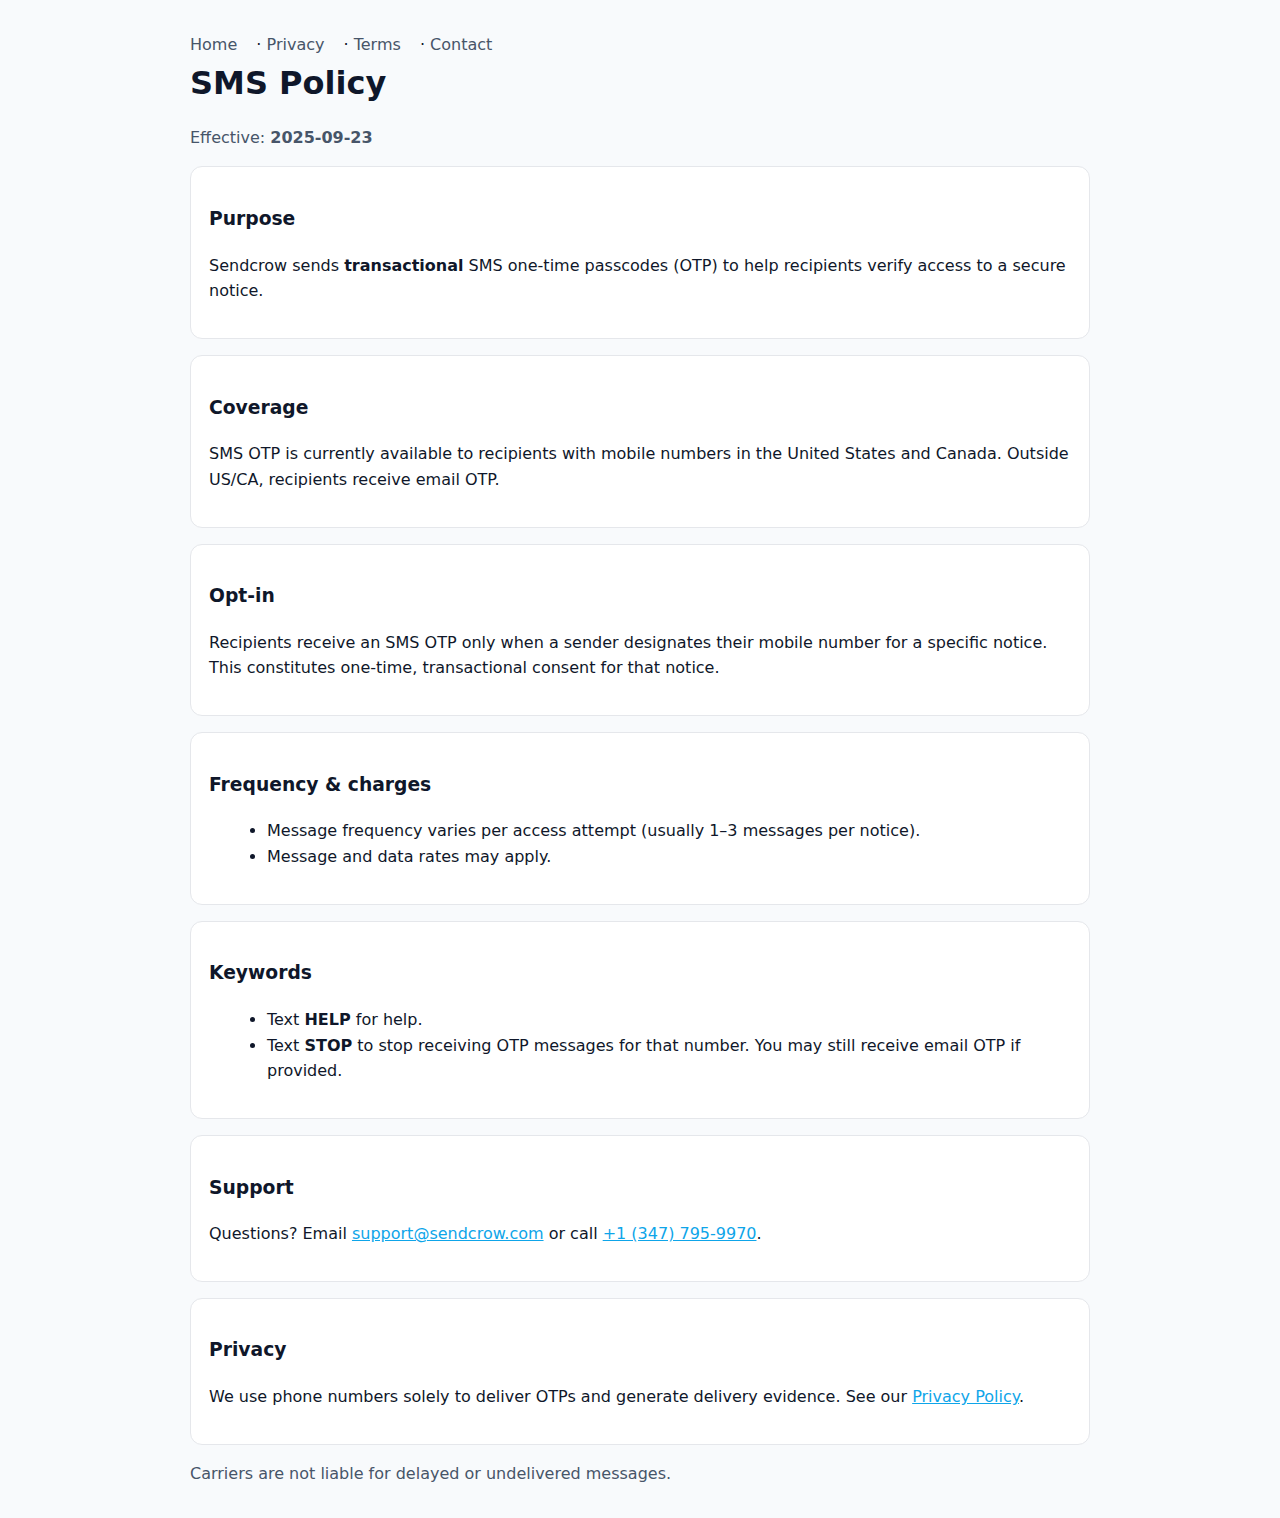
<file: sms-policy.html>
<!doctype html>
<html lang="en">
<head>
<meta charset="utf-8"><meta name="viewport" content="width=device-width,initial-scale=1">
<title>SMS Policy — Sendcrow</title>
<link rel="icon" href="data:,">
<style>
 body{margin:0;font:16px/1.6 system-ui,-apple-system,Segoe UI,Roboto,Helvetica,Arial,sans-serif;background:#f8fafc;color:#0f172a}
 main{max-width:900px;margin:32px auto;padding:0 16px}
 h1{margin:0 0 8px} .muted{color:#475569} a{color:#0ea5e9}
 .card{background:#fff;border:1px solid #e5e7eb;border-radius:12px;padding:18px;margin-top:16px}
 nav a{margin-right:14px;color:#475569;text-decoration:none} nav a:hover{color:#0f172a}
 ul{margin-left:18px}
</style>
</head>
<body>
<main>
  <nav><a href="index.html">Home</a> · <a href="privacy.html">Privacy</a> · <a href="terms.html">Terms</a> · <a href="contact.html">Contact</a></nav>
  <h1>SMS Policy</h1>
  <p class="muted">Effective: <strong>2025-09-23</strong></p>

  <div class="card">
    <h3>Purpose</h3>
    <p>Sendcrow sends <strong>transactional</strong> SMS one-time passcodes (OTP) to help recipients verify access to a secure notice.</p>
  </div>

  <div class="card">
    <h3>Coverage</h3>
    <p>SMS OTP is currently available to recipients with mobile numbers in the United States and Canada. Outside US/CA, recipients receive email OTP.</p>
  </div>

  <div class="card">
    <h3>Opt-in</h3>
    <p>Recipients receive an SMS OTP only when a sender designates their mobile number for a specific notice. This constitutes one-time, transactional consent for that notice.</p>
  </div>

  <div class="card">
    <h3>Frequency & charges</h3>
    <ul>
      <li>Message frequency varies per access attempt (usually 1–3 messages per notice).</li>
      <li>Message and data rates may apply.</li>
    </ul>
  </div>

  <div class="card">
    <h3>Keywords</h3>
    <ul>
      <li>Text <strong>HELP</strong> for help.</li>
      <li>Text <strong>STOP</strong> to stop receiving OTP messages for that number. You may still receive email OTP if provided.</li>
    </ul>
  </div>

  <div class="card">
    <h3>Support</h3>
    <p>Questions? Email <a href="mailto:support@sendcrow.com">support@sendcrow.com</a> or call <a href="tel:+13477959970">+1 (347) 795-9970</a>.</p>
  </div>

  <div class="card">
    <h3>Privacy</h3>
    <p>We use phone numbers solely to deliver OTPs and generate delivery evidence. See our <a href="privacy.html">Privacy Policy</a>.</p>
  </div>

  <p class="muted">Carriers are not liable for delayed or undelivered messages.</p>
</main>
</body>
</html>
</file>
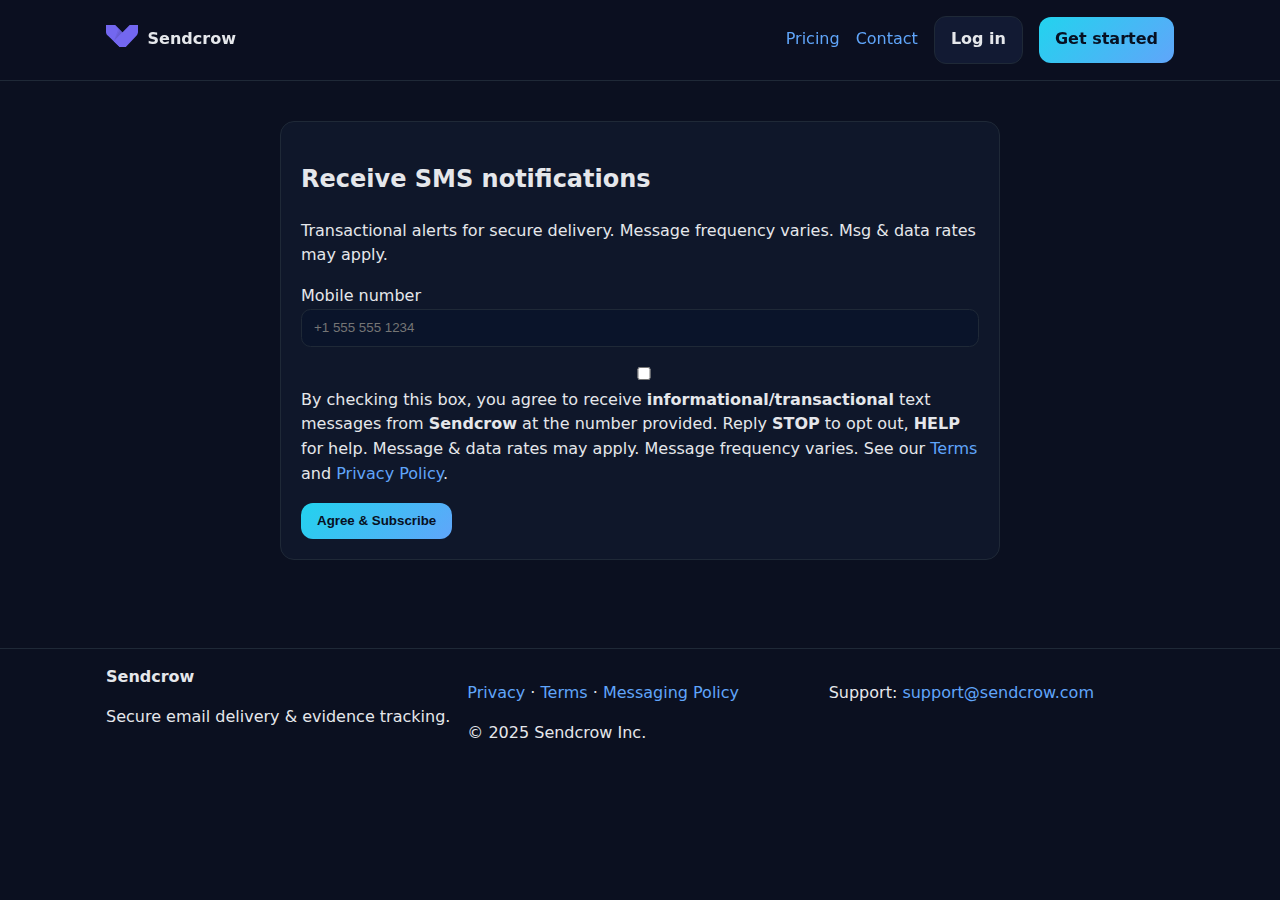
<file: sms.html>
<!doctype html><html lang="en"><head>
<meta charset="utf-8"/><meta name="viewport" content="width=device-width, initial-scale=1"/>
<title>SMS Opt-In · Sendcrow</title>
<link rel="stylesheet" href="styles.css"/></head><body>

<nav>
  <div class="container row">
    <div class="brand">
      <span style="color: #7367f0;" class="app-brand-logo demo">
  <span class="text-primary">
    <svg width="32" height="22" viewBox="0 0 32 22" fill="none" xmlns="http://www.w3.org/2000/svg">
      <path fill-rule="evenodd" clip-rule="evenodd" d="M0.00172773 0V6.85398C0.00172773 6.85398 -0.133178 9.01207 1.98092 10.8388L13.6912 21.9964L19.7809 21.9181L18.8042 9.88248L16.4951 7.17289L9.23799 0H0.00172773Z" fill="currentColor"></path>
      <path opacity="0.06" fill-rule="evenodd" clip-rule="evenodd" d="M7.69824 16.4364L12.5199 3.23696L16.5541 7.25596L7.69824 16.4364Z" fill="#161616"></path>
      <path opacity="0.06" fill-rule="evenodd" clip-rule="evenodd" d="M8.07751 15.9175L13.9419 4.63989L16.5849 7.28475L8.07751 15.9175Z" fill="#161616"></path>
      <path fill-rule="evenodd" clip-rule="evenodd" d="M7.77295 16.3566L23.6563 0H32V6.88383C32 6.88383 31.8262 9.17836 30.6591 10.4057L19.7824 22H13.6938L7.77295 16.3566Z" fill="currentColor"></path>
    </svg>
  </span>
</span>
      <a href="index.html" style="color:#e5e7eb;text-decoration:none">Sendcrow</a></div>
    <ul>
      <li><a href="pricing.html">Pricing</a></li>
      <!-- <li><a href="sms.html">SMS Opt-In</a></li> -->
      <li><a href="contact.html">Contact</a></li>
      <li><a href="login.html" class="btn secondary">Log in</a></li>
      <li><a href="signup.html" class="btn">Get started</a></li>
    </ul>
  </div>
</nav>

<section class="container section">
  <div class="card" style="max-width:720px;margin:0 auto;">
    <h2>Receive SMS notifications</h2>
    <p class="small muted">Transactional alerts for secure delivery. Message frequency varies. Msg &amp; data rates may apply.</p>
    <form id="optInForm">
      <label>Mobile number <input name="phone" type="tel" inputmode="numeric" placeholder="+1 555 555 1234" required /></label>
      <p><label><input type="checkbox" name="consent" value="yes" required />
        By checking this box, you agree to receive <strong>informational/transactional</strong> text messages from <strong>Sendcrow</strong> at the number provided.
        Reply <strong>STOP</strong> to opt out, <strong>HELP</strong> for help. Message &amp; data rates may apply. Message frequency varies.
        See our <a href="terms.html" target="_blank">Terms</a> and <a href="privacy.html" target="_blank">Privacy Policy</a>.
      </label></p>
      <button class="btn" type="submit">Agree &amp; Subscribe</button>
    </form>
  </div>
</section>

<footer>
  <div class="container">
    <div class="grid cols-3">
      <div>
        <div class="brand"><div class="logo"></div> <strong>Sendcrow</strong></div>
        <p class="small muted">Secure email delivery &amp; evidence tracking.</p>
      </div>
      <div>
        <p><a href="privacy.html">Privacy</a> · <a href="terms.html">Terms</a> · <a href="messaging.html">Messaging Policy</a></p>
        <p class="small muted">© 2025 Sendcrow Inc.</p>
      </div>
      <div>
        <p class="small muted">Support: <a href="mailto:support@sendcrow.com">support@sendcrow.com</a></p>
      </div>
    </div>
  </div>
</footer>

<script src="app.js"></script></body></html>
</file>
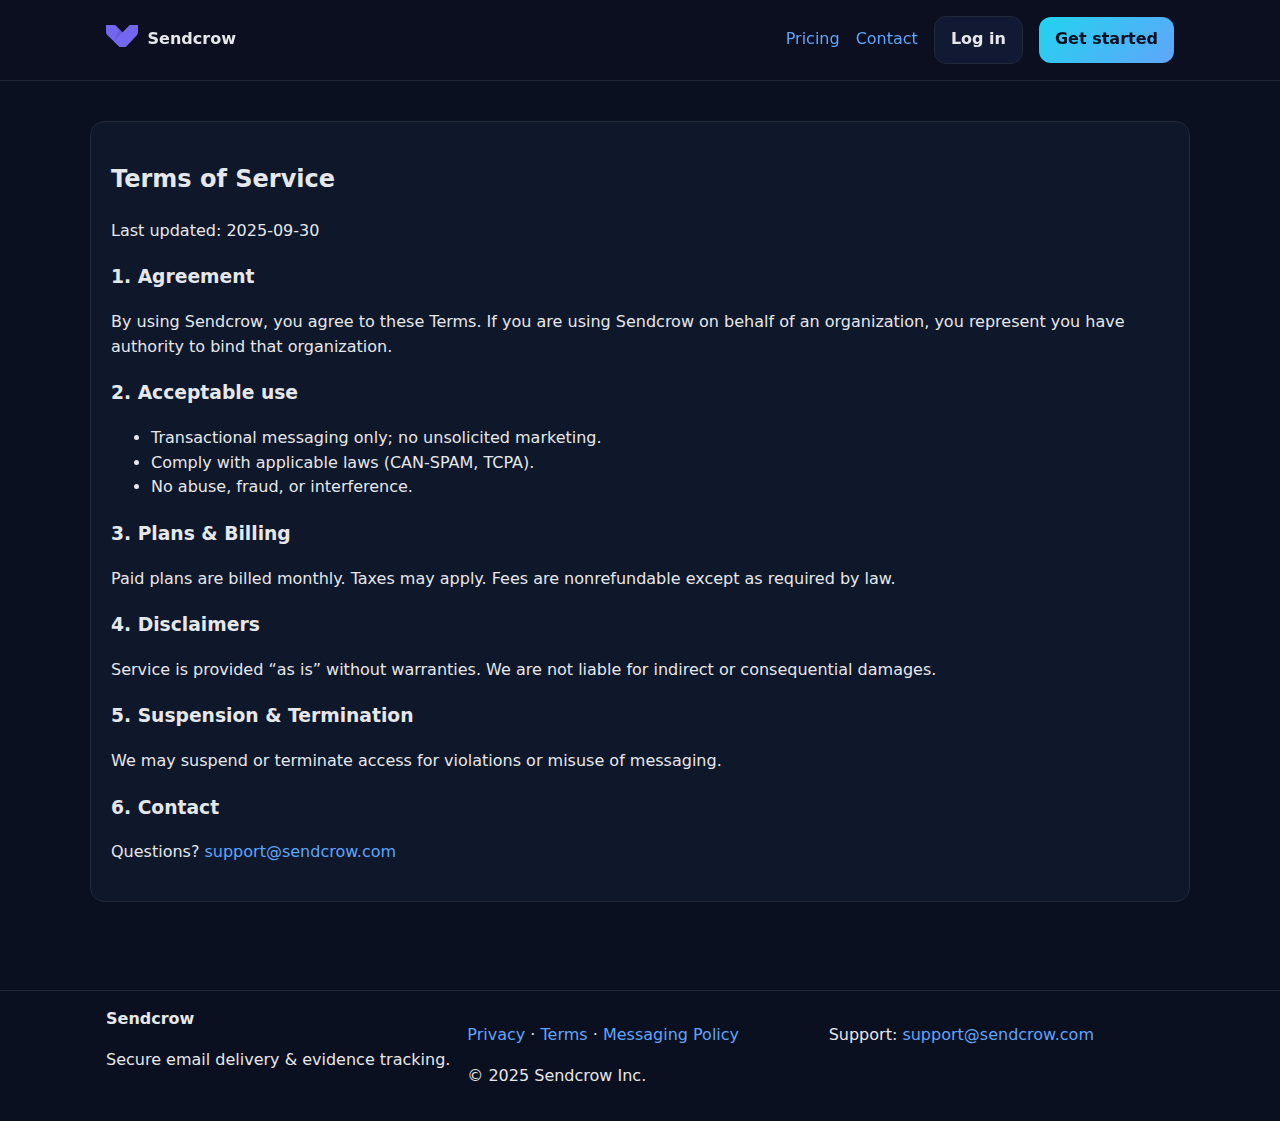
<file: terms.html>
<!doctype html><html lang="en"><head>
<meta charset="utf-8"/><meta name="viewport" content="width=device-width, initial-scale=1"/>
<title>Terms of Service · Sendcrow</title>
<link rel="stylesheet" href="styles.css"/></head><body>

<nav>
  <div class="container row">
    <div class="brand">
      <span style="color: #7367f0;" class="app-brand-logo demo">
  <span class="text-primary">
    <svg width="32" height="22" viewBox="0 0 32 22" fill="none" xmlns="http://www.w3.org/2000/svg">
      <path fill-rule="evenodd" clip-rule="evenodd" d="M0.00172773 0V6.85398C0.00172773 6.85398 -0.133178 9.01207 1.98092 10.8388L13.6912 21.9964L19.7809 21.9181L18.8042 9.88248L16.4951 7.17289L9.23799 0H0.00172773Z" fill="currentColor"></path>
      <path opacity="0.06" fill-rule="evenodd" clip-rule="evenodd" d="M7.69824 16.4364L12.5199 3.23696L16.5541 7.25596L7.69824 16.4364Z" fill="#161616"></path>
      <path opacity="0.06" fill-rule="evenodd" clip-rule="evenodd" d="M8.07751 15.9175L13.9419 4.63989L16.5849 7.28475L8.07751 15.9175Z" fill="#161616"></path>
      <path fill-rule="evenodd" clip-rule="evenodd" d="M7.77295 16.3566L23.6563 0H32V6.88383C32 6.88383 31.8262 9.17836 30.6591 10.4057L19.7824 22H13.6938L7.77295 16.3566Z" fill="currentColor"></path>
    </svg>
  </span>
</span>
      <a href="index.html" style="color:#e5e7eb;text-decoration:none">Sendcrow</a></div>
    <ul>
      <li><a href="pricing.html">Pricing</a></li>
      <!-- <li><a href="sms.html">SMS Opt-In</a></li> -->
      <li><a href="contact.html">Contact</a></li>
      <li><a href="login.html" class="btn secondary">Log in</a></li>
      <li><a href="signup.html" class="btn">Get started</a></li>
    </ul>
  </div>
</nav>

<section class="container section">
  <div class="card">
    <h2>Terms of Service</h2>
    <p class="small muted">Last updated: 2025-09-30</p>
    <h3>1. Agreement</h3><p>By using Sendcrow, you agree to these Terms. If you are using Sendcrow on behalf of an organization, you represent you have authority to bind that organization.</p>
    <h3>2. Acceptable use</h3>
    <ul><li>Transactional messaging only; no unsolicited marketing.</li><li>Comply with applicable laws (CAN-SPAM, TCPA).</li><li>No abuse, fraud, or interference.</li></ul>
    <h3>3. Plans & Billing</h3><p>Paid plans are billed monthly. Taxes may apply. Fees are nonrefundable except as required by law.</p>
    <h3>4. Disclaimers</h3><p>Service is provided “as is” without warranties. We are not liable for indirect or consequential damages.</p>
    <h3>5. Suspension & Termination</h3><p>We may suspend or terminate access for violations or misuse of messaging.</p>
    <h3>6. Contact</h3><p>Questions? <a href="mailto:support@sendcrow.com">support@sendcrow.com</a></p>
  </div>
</section>

<footer>
  <div class="container">
    <div class="grid cols-3">
      <div>
        <div class="brand"><div class="logo"></div> <strong>Sendcrow</strong></div>
        <p class="small muted">Secure email delivery &amp; evidence tracking.</p>
      </div>
      <div>
        <p><a href="privacy.html">Privacy</a> · <a href="terms.html">Terms</a> · <a href="messaging.html">Messaging Policy</a></p>
        <p class="small muted">© 2025 Sendcrow Inc.</p>
      </div>
      <div>
        <p class="small muted">Support: <a href="mailto:support@sendcrow.com">support@sendcrow.com</a></p>
      </div>
    </div>
  </div>
</footer>

<script src="app.js"></script></body></html>
</file>
<file: styles.css>
:root{
  --bg:#0b1020; --fg:#e5e7eb; --muted:#9aa1b3; --brand:#22d3ee; --brand2:#60a5fa;
  --card:#0f172a; --line:#1f2937;
}
*{box-sizing:border-box}
html,body{margin:0;padding:0;background:var(--bg);color:var(--fg);font-family:Inter,system-ui,Segoe UI,Arial,sans-serif;line-height:1.55}
a{color:var(--brand2);text-decoration:none} a:hover{text-decoration:underline}
.container{max-width:1100px;margin:0 auto;padding:1rem}
nav{position:sticky;top:0;background:rgba(11,16,32,.9);backdrop-filter:blur(6px);border-bottom:1px solid var(--line);z-index:10}
nav .row{display:flex;align-items:center;gap:1rem;justify-content:space-between}
nav .brand{display:flex;align-items:center;gap:.6rem;font-weight:800}
nav .brand .logo{width:28px;height:28px;border-radius:8px;background:linear-gradient(135deg,var(--brand),var(--brand2))}
nav ul{list-style:none;display:flex;gap:1rem;margin:0;padding:0;align-items:center}
nav li{margin:0}
.btn{display:inline-block;background:linear-gradient(135deg,var(--brand),var(--brand2));color:#071022;font-weight:700;padding:.65rem 1rem;border-radius:.75rem;border:0;cursor:pointer}
.btn.secondary{background:#121a33;color:#e5e7eb;border:1px solid var(--line)}
.hero{display:grid;grid-template-columns:1.2fr .8fr;gap:2rem;align-items:center;padding:3rem 0}
.hero h1{font-size:2.6rem;line-height:1.1;margin:0 0 .75rem}
.hero p{color:var(--muted);margin:.25rem 0 1rem}
.card{background:var(--card);border:1px solid var(--line);border-radius:14px;padding:1.25rem}
.grid{display:grid;gap:1rem}
.grid.cols-3{grid-template-columns:repeat(3,minmax(0,1fr))}
.grid.cols-2{grid-template-columns:repeat(2,minmax(0,1fr))}
.kicker{color:#a5b4fc;text-transform:uppercase;letter-spacing:.12em;font-size:.8rem}
.section{padding:2.5rem 0}
small.muted{color:var(--muted)}
input,select,textarea{width:100%;padding:.65rem .75rem;border-radius:.6rem;border:1px solid var(--line);background:#0a142a;color:#e5e7eb}
label{display:block;margin:.5rem 0 .25rem}
.form-row{display:grid;grid-template-columns:1fr 1fr;gap:1rem}
footer{border-top:1px solid var(--line);margin-top:3rem}
kbd{background:#0f172a;border:1px solid var(--line);border-bottom-color:#0b1328;border-radius:4px;padding:.1rem .33rem}
</file>
